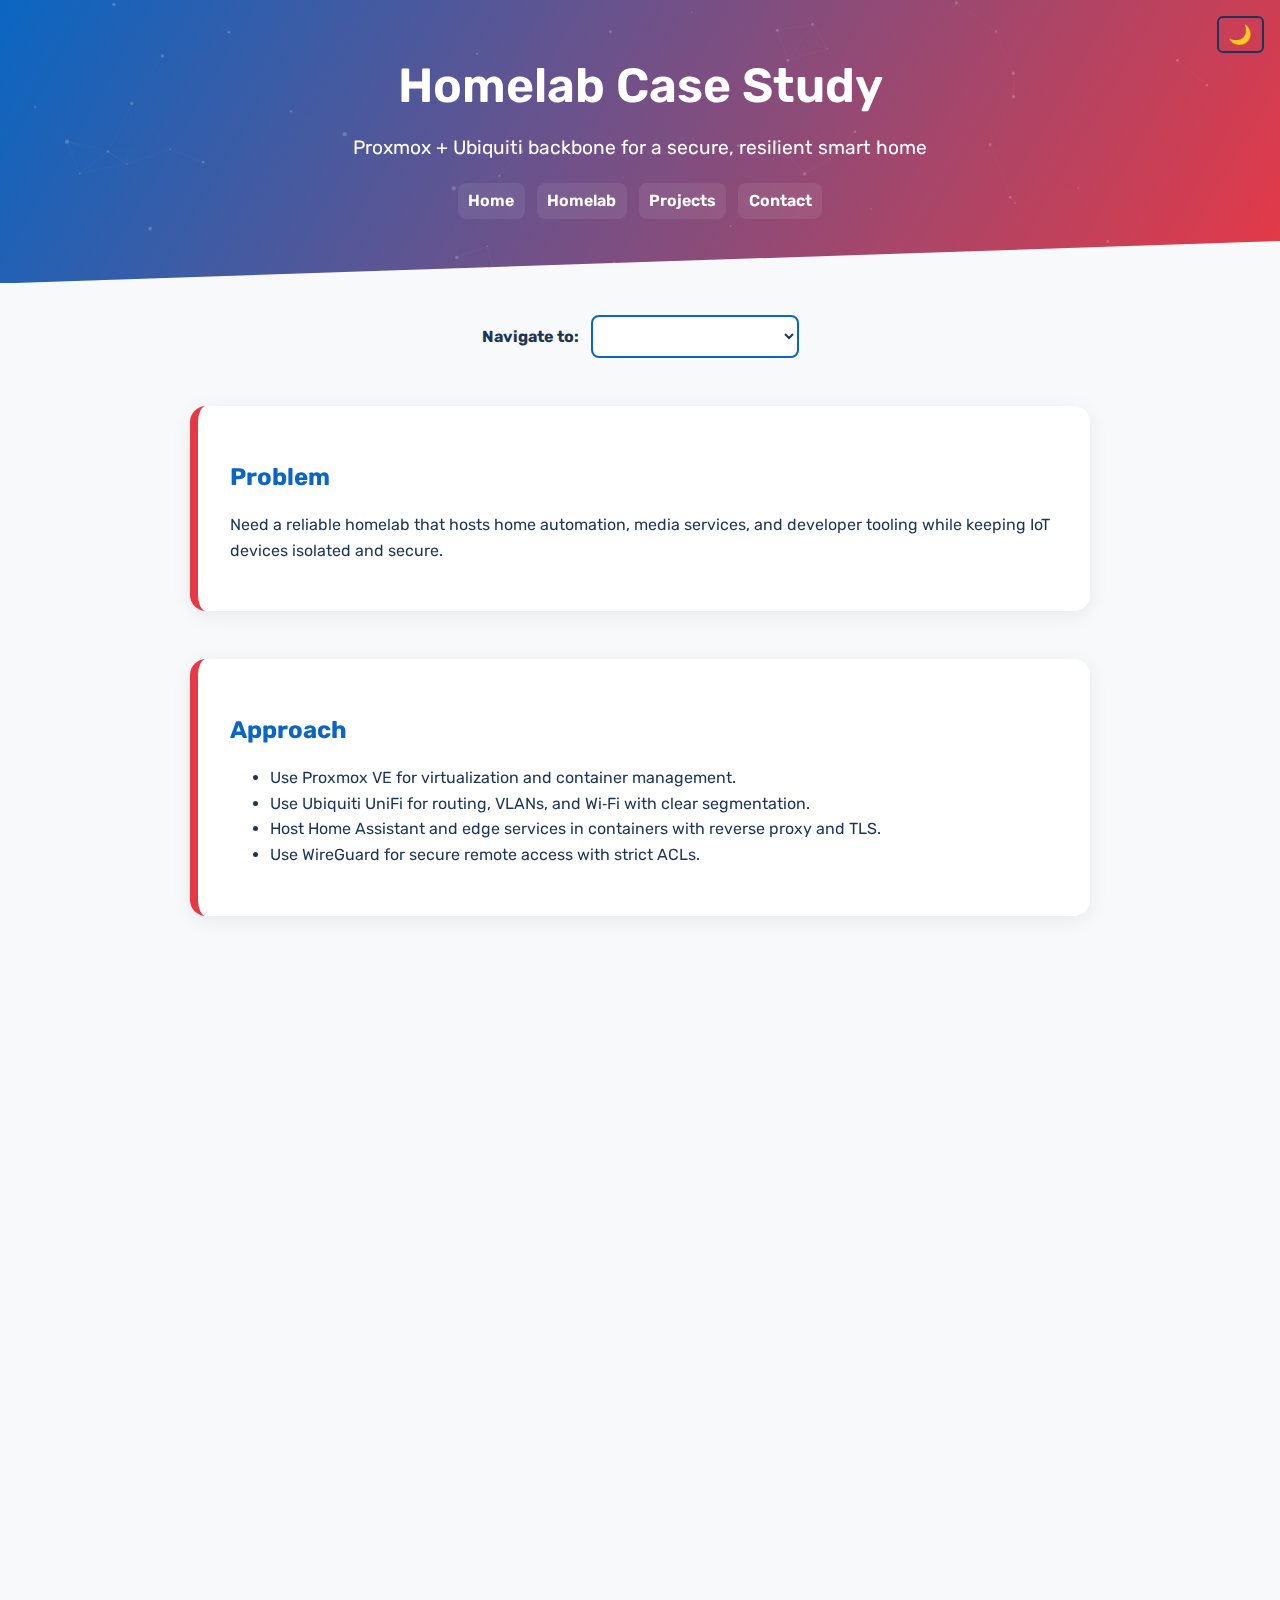
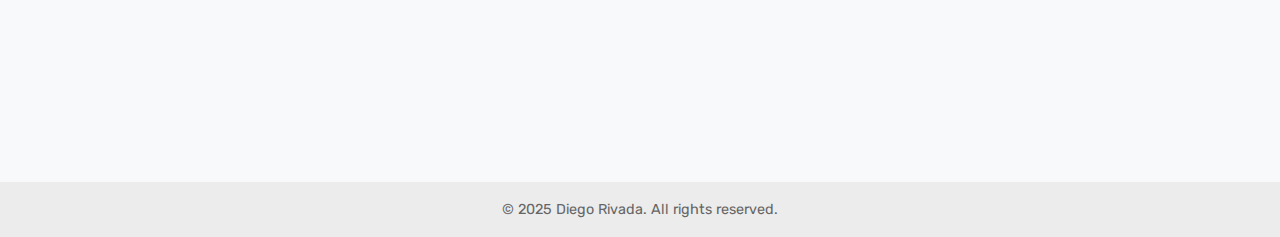
<file: homelab-case-study.html>
<!DOCTYPE html>
<html lang="en">
<head>
  <meta charset="utf-8" />
  <meta name="viewport" content="width=device-width, initial-scale=1" />
  <title>Homelab Case Study — Diego Rivada</title>
  <link rel="stylesheet" href="styles.css" />
  <link href="https://fonts.googleapis.com/css2?family=Rubik:wght@400;600&display=swap" rel="stylesheet">
  <meta property="og:image" content="/images/og.svg" />
</head>
<body>
  <div id="scroll-progress" aria-hidden="true"></div>
  <a class="skip-link" href="#main">Skip to content</a>

  <header>
    <h1>Homelab Case Study</h1>
    <p>Proxmox + Ubiquiti backbone for a secure, resilient smart home</p>
    <nav class="anchor-nav" aria-label="Page sections">
      <a href="index.html">Home</a>
      <a href="homelab.html">Homelab</a>
      <a href="coding.html">Projects</a>
      <a href="index.html#contact">Contact</a>
    </nav>
  </header>

  <nav class="page-selector">
    <label for="pageDropdown">Navigate to:</label>
    <select id="pageDropdown" onchange="handleNavigation(this.value)">
      <option value="">-- Select a Page --</option>
      <option value="index.html">🏠 Home</option>
      <option value="pictures.html">📸 Pictures</option>
      <option value="coding.html">💻 Coding Projects</option>
      <option value="homelab.html">🧪 Homelab</option>
      <option value="youtube.html">📺 YouTube Channel</option>
    </select>
  </nav>

  <button id="theme-toggle" aria-label="Toggle dark mode">🌙</button>

  <main id="main">
    <section>
      <h2>Problem</h2>
      <p>Need a reliable homelab that hosts home automation, media services, and developer tooling while keeping IoT devices isolated and secure.</p>
    </section>
    <section>
      <h2>Approach</h2>
      <ul>
        <li>Use Proxmox VE for virtualization and container management.</li>
        <li>Use Ubiquiti UniFi for routing, VLANs, and Wi‑Fi with clear segmentation.</li>
        <li>Host Home Assistant and edge services in containers with reverse proxy and TLS.</li>
        <li>Use WireGuard for secure remote access with strict ACLs.</li>
      </ul>
    </section>
    <section>
      <h2>Result</h2>
      <p>Stable homelab with automated backups, segmented network, and secure remote access. Developer-friendly environment for experimentation without impacting production IoT devices.</p>
      <ul>
        <li>Uptime: >99.9% for key services</li>
        <li>Automated backups to NAS using scheduled snapshots</li>
        <li>Zero-trust remote access via WireGuard</li>
      </ul>
    </section>
    <section>
      <h2>Tech Stack</h2>
      <p>Proxmox, LXC/KVM, Docker, Home Assistant, Ubiquiti UniFi, WireGuard, Nginx reverse-proxy, OpenMediaVault</p>
    </section>
    <section>
      <h2>Artifacts</h2>
      <p>
        <a href="/images/homelab-arch.svg" class="links-cta">Architecture Diagram</a>
        <a href="https://github.com/diegoarivada" target="_blank" rel="noopener noreferrer" class="links-cta">Project Repositories</a>
      </p>
    </section>
  </main>

  <footer>&copy; 2025 Diego Rivada. All rights reserved.</footer>

  <script>
    function handleNavigation(page) {
      if (page) window.location.href = page;
    }

    document.addEventListener('DOMContentLoaded', function () {
      const dropdown = document.getElementById('pageDropdown');
      if (dropdown) {
        let currentPage = window.location.pathname.split('/').pop().split('?')[0];
        if (currentPage === '') currentPage = 'index.html';
        dropdown.value = currentPage;
      }

      const toggleBtn = document.getElementById('theme-toggle');
      if (toggleBtn) {
        const currentTheme = localStorage.getItem('theme') || 'light';
        if (currentTheme === 'dark') {
          document.documentElement.setAttribute('data-theme', 'dark');
          toggleBtn.textContent = '☀️';
        } else {
          toggleBtn.textContent = '🌙';
        }
        toggleBtn.addEventListener('click', () => {
          let theme = document.documentElement.getAttribute('data-theme');
          if (theme === 'dark') {
            document.documentElement.removeAttribute('data-theme');
            localStorage.setItem('theme', 'light');
            toggleBtn.textContent = '🌙';
          } else {
            document.documentElement.setAttribute('data-theme', 'dark');
            localStorage.setItem('theme', 'dark');
            toggleBtn.textContent = '☀️';
          }
        });
      }

      // Scroll progress bar
      const progressBar = document.getElementById('scroll-progress');
      if (progressBar) {
        window.addEventListener('scroll', () => {
          const total = document.documentElement.scrollHeight - window.innerHeight;
          if (total > 0) progressBar.style.width = (window.scrollY / total * 100) + '%';
        }, { passive: true });
      }

      // Scroll reveal
      if (!window.matchMedia('(prefers-reduced-motion: reduce)').matches) {
        const sections = document.querySelectorAll('main section');
        sections.forEach(s => s.classList.add('reveal'));
        const io = new IntersectionObserver((entries) => {
          entries.forEach(entry => {
            if (entry.isIntersecting) {
              entry.target.classList.add('is-visible');
              io.unobserve(entry.target);
            }
          });
        }, { threshold: 0.12, rootMargin: '0px 0px -8% 0px' });
        document.querySelectorAll('.reveal').forEach(el => io.observe(el));
      }
    });
  </script>
  <script src="site.js" defer></script>
</body>
</html>
</file>
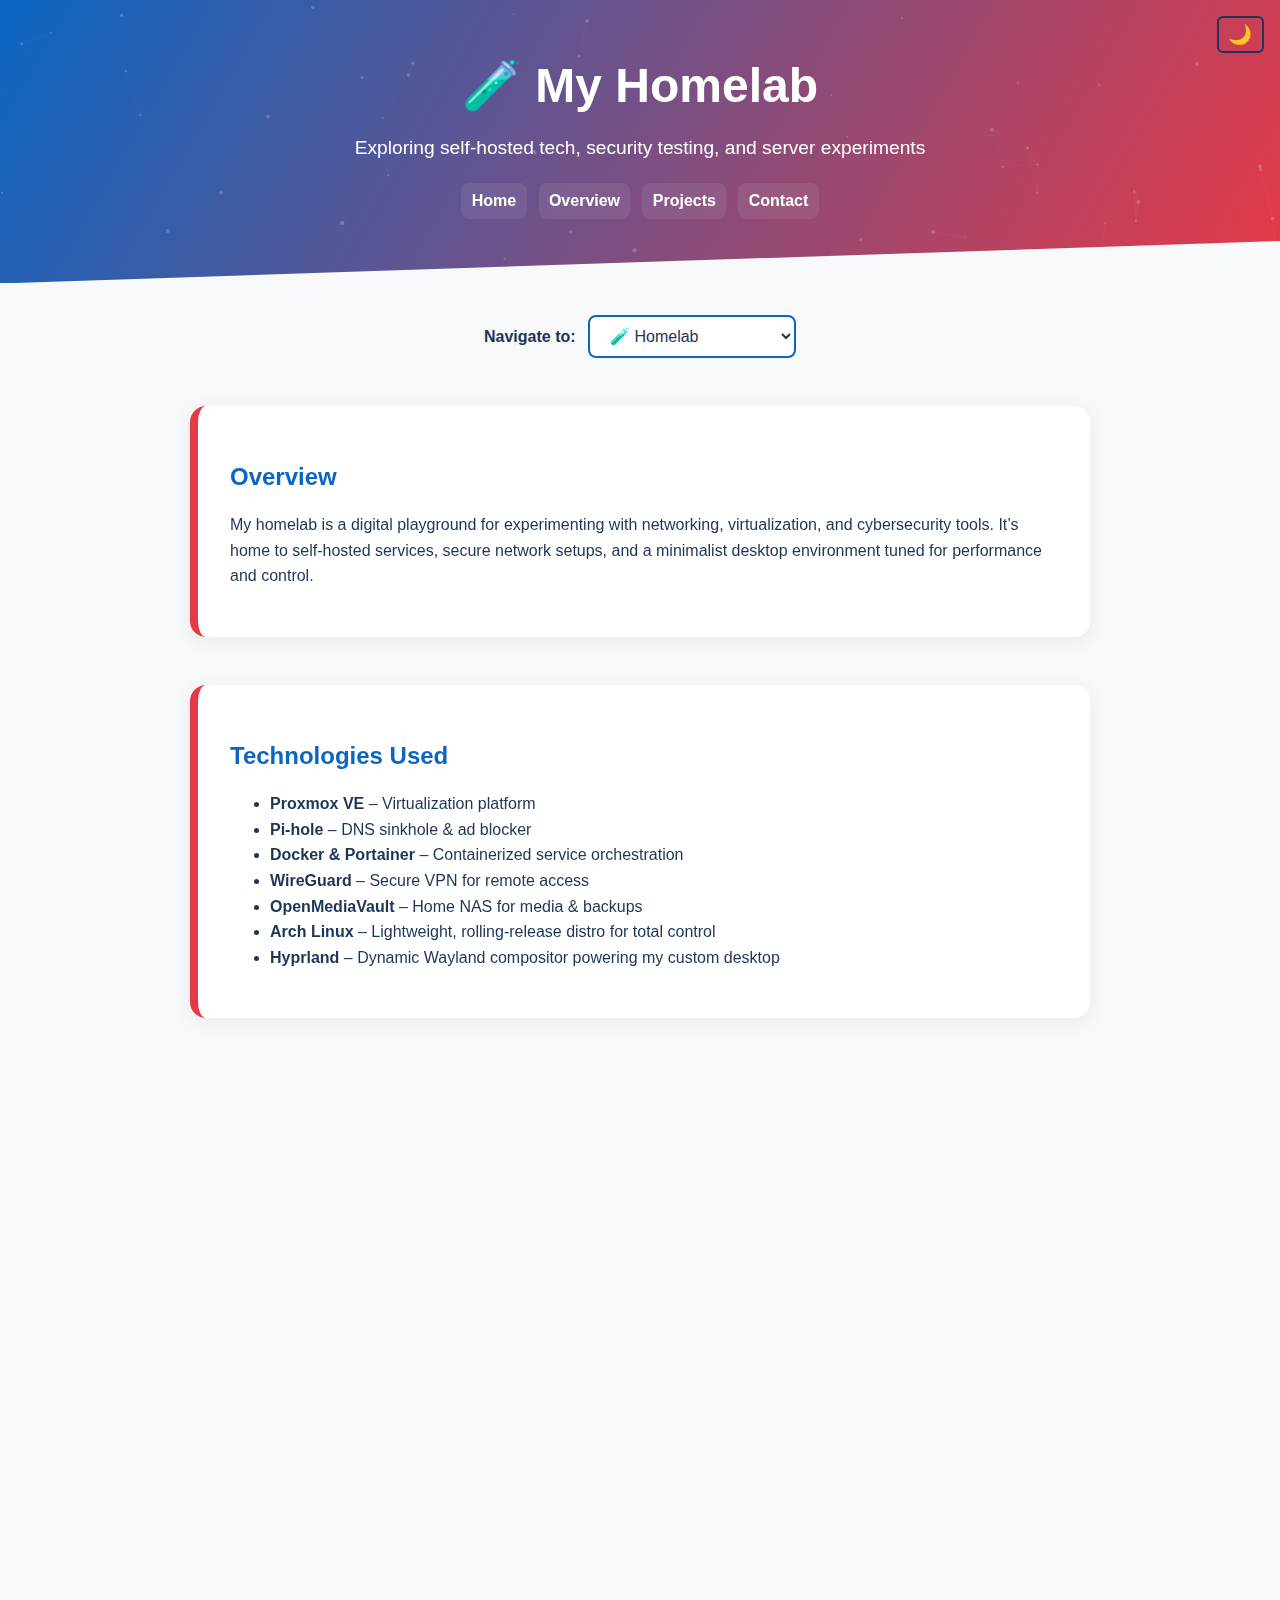
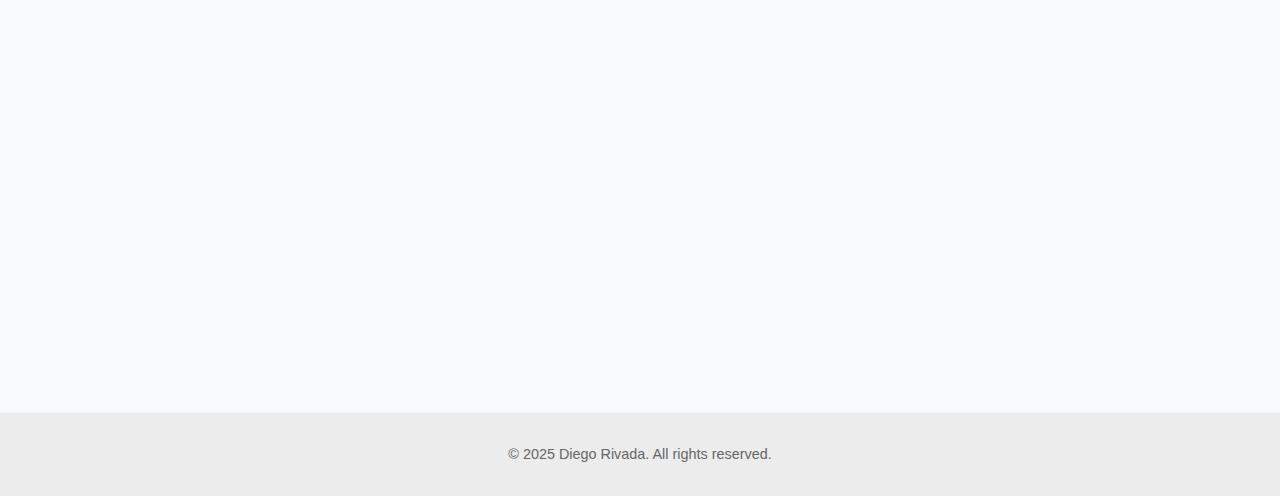
<file: homelab.html>
<!DOCTYPE html>
<html lang="en">
<head>
  <meta charset="UTF-8" />
  <meta name="viewport" content="width=device-width, initial-scale=1.0" />
  <link rel="preconnect" href="https://fonts.googleapis.com">
  <link rel="preconnect" href="https://fonts.gstatic.com" crossorigin>
  <meta property="og:image" content="/images/og.svg" />
  <meta name="description" content="Homelab projects and tools — Proxmox, WireGuard, Docker, and self-hosted services." />
  <link rel="canonical" href="https://diegoarivada.github.io/homelab.html" />
  <meta property="og:title" content="Homelab – Diego Rivada" />
  <meta property="og:description" content="My homelab: virtualization, containerization, and privacy-focused services." />
  <meta name="twitter:card" content="summary" />
  <title>Homelab – Diego Rivada</title>
  <link rel="stylesheet" href="styles.css" />
</head>

<body>
  <div id="scroll-progress" aria-hidden="true"></div>
  <a class="skip-link" href="#maincontent">Skip to content</a>

  <header>
    <h1>🧪 My Homelab</h1>
    <p>Exploring self-hosted tech, security testing, and server experiments</p>
    <nav class="anchor-nav" aria-label="Page sections">
      <a href="index.html">Home</a>
      <a href="homelab.html">Overview</a>
      <a href="homelab.html#projects">Projects</a>
      <a href="index.html#contact">Contact</a>
    </nav>
  </header>

  <nav class="page-selector">
    <label for="pageDropdown">Navigate to:</label>
    <select id="pageDropdown" onchange="handleNavigation(this.value)">
      <option value="">-- Select a Page --</option>
      <option value="index.html">🏠 Home</option>
      <option value="pictures.html">📸 Pictures</option>
      <option value="coding.html">💻 Coding Projects</option>
      <option value="homelab.html">🧪 Homelab</option>
      <option value="youtube.html">📺 YouTube Channel</option>
    </select>
  </nav>
  
  <button id="theme-toggle" aria-label="Toggle dark mode">🌙</button>

  <main id="maincontent">
    <section aria-labelledby="overview">
      <h2 id="overview">Overview</h2>
      <p>
        My homelab is a digital playground for experimenting with networking, virtualization, and cybersecurity tools. It’s home to self-hosted services, secure network setups, and a minimalist desktop environment tuned for performance and control.
      </p>
    </section>

    <section aria-labelledby="technologies">
      <h2 id="technologies">Technologies Used</h2>
      <ul>
        <li><strong>Proxmox VE</strong> – Virtualization platform</li>
        <li><strong>Pi-hole</strong> – DNS sinkhole & ad blocker</li>
        <li><strong>Docker & Portainer</strong> – Containerized service orchestration</li>
        <li><strong>WireGuard</strong> – Secure VPN for remote access</li>
        <li><strong>OpenMediaVault</strong> – Home NAS for media & backups</li>
        <li><strong>Arch Linux</strong> – Lightweight, rolling-release distro for total control</li>
        <li><strong>Hyprland</strong> – Dynamic Wayland compositor powering my custom desktop</li>
      </ul>
    </section>

    <section aria-labelledby="projects">
      <h2 id="projects">Current Projects</h2>
      <ul>
        <li>🔐 Self-hosted password manager with reverse proxy & 2FA</li>
        <li>📊 Smart home automation with Home Assistant</li>
        <li>🧼 Reverse DNS + dynamic DNS setup for remote service access</li>
      </ul>
    </section>

    <section aria-labelledby="workstation">
      <h2 id="workstation">My Workstation</h2>
      <p>
        I run <strong>Arch Linux</strong> with <strong>Hyprland</strong> for a clean, high-performance desktop experience. My setup includes:
      </p>
      <ul>
        <li><code>waybar</code> – Status bar with custom modules</li>
        <li><code>kitty</code> – GPU-accelerated terminal</li>
        <li><code>neovim</code> – Configured as my primary IDE</li>
        <li><code>Thunar</code> + <code>zathura</code> – Lightweight file and PDF tools</li>
        <li>Dotfiles synced with a private Git repo</li>
      </ul>
      <p>
        Everything is themed with a dark, minimal aesthetic. I prioritize speed, keyboard-driven workflows, and simplicity.
      </p>
    </section>

    <section aria-labelledby="future">
      <h2 id="future">More to Come</h2>
      <p>
        As my lab grows, I’ll be sharing config guides, diagrams, and logs. I’m always learning and iterating — follow along if you’re into self-hosting, privacy-first tooling, or just building cool stuff.
      </p>
    </section>
  </main>

  <footer>
    <p>&copy; 2025 Diego Rivada. All rights reserved.</p>
  </footer>
  <script>
    // Navigation handler for dropdown
    function handleNavigation(page) {
      if (page) {
        window.location.href = page;
      }
    }

    // Initialize dropdown and theme toggle behavior (consistent across pages)
    document.addEventListener('DOMContentLoaded', function() {
      const dropdown = document.getElementById('pageDropdown');
      if (dropdown) {
        let currentPage = window.location.pathname.split('/').pop().split('?')[0];
        if (currentPage === '') currentPage = 'index.html';
        dropdown.value = currentPage;
      }

      const toggleBtn = document.getElementById('theme-toggle');
      if (!toggleBtn) return;

      const currentTheme = localStorage.getItem('theme') || 'light';
      if (currentTheme === 'dark') {
        document.documentElement.setAttribute('data-theme', 'dark');
        toggleBtn.textContent = '☀️';
      } else {
        toggleBtn.textContent = '🌙';
      }

      toggleBtn.addEventListener('click', () => {
        let theme = document.documentElement.getAttribute('data-theme');
        if (theme === 'dark') {
          document.documentElement.removeAttribute('data-theme');
          localStorage.setItem('theme', 'light');
          toggleBtn.textContent = '🌙';
        } else {
          document.documentElement.setAttribute('data-theme', 'dark');
          localStorage.setItem('theme', 'dark');
          toggleBtn.textContent = '☀️';
        }
      });

      // Scroll progress bar
      const progressBar = document.getElementById('scroll-progress');
      if (progressBar) {
        window.addEventListener('scroll', () => {
          const total = document.documentElement.scrollHeight - window.innerHeight;
          if (total > 0) progressBar.style.width = (window.scrollY / total * 100) + '%';
        }, { passive: true });
      }

      // Scroll reveal initialization
      if (window.matchMedia('(prefers-reduced-motion: reduce)').matches !== true) {
        const sections = document.querySelectorAll('main section');
        sections.forEach(s => s.classList.add('reveal'));
        const io = new IntersectionObserver((entries) => {
          entries.forEach(entry => {
            if (entry.isIntersecting) {
              entry.target.classList.add('is-visible');
              io.unobserve(entry.target);
            }
          });
        }, { threshold: 0.12, rootMargin: '0px 0px -8% 0px' });
        document.querySelectorAll('.reveal').forEach(el => io.observe(el));
      }
    });
  </script>
  <script src="site.js" defer></script>
</body>
</html>
</file>
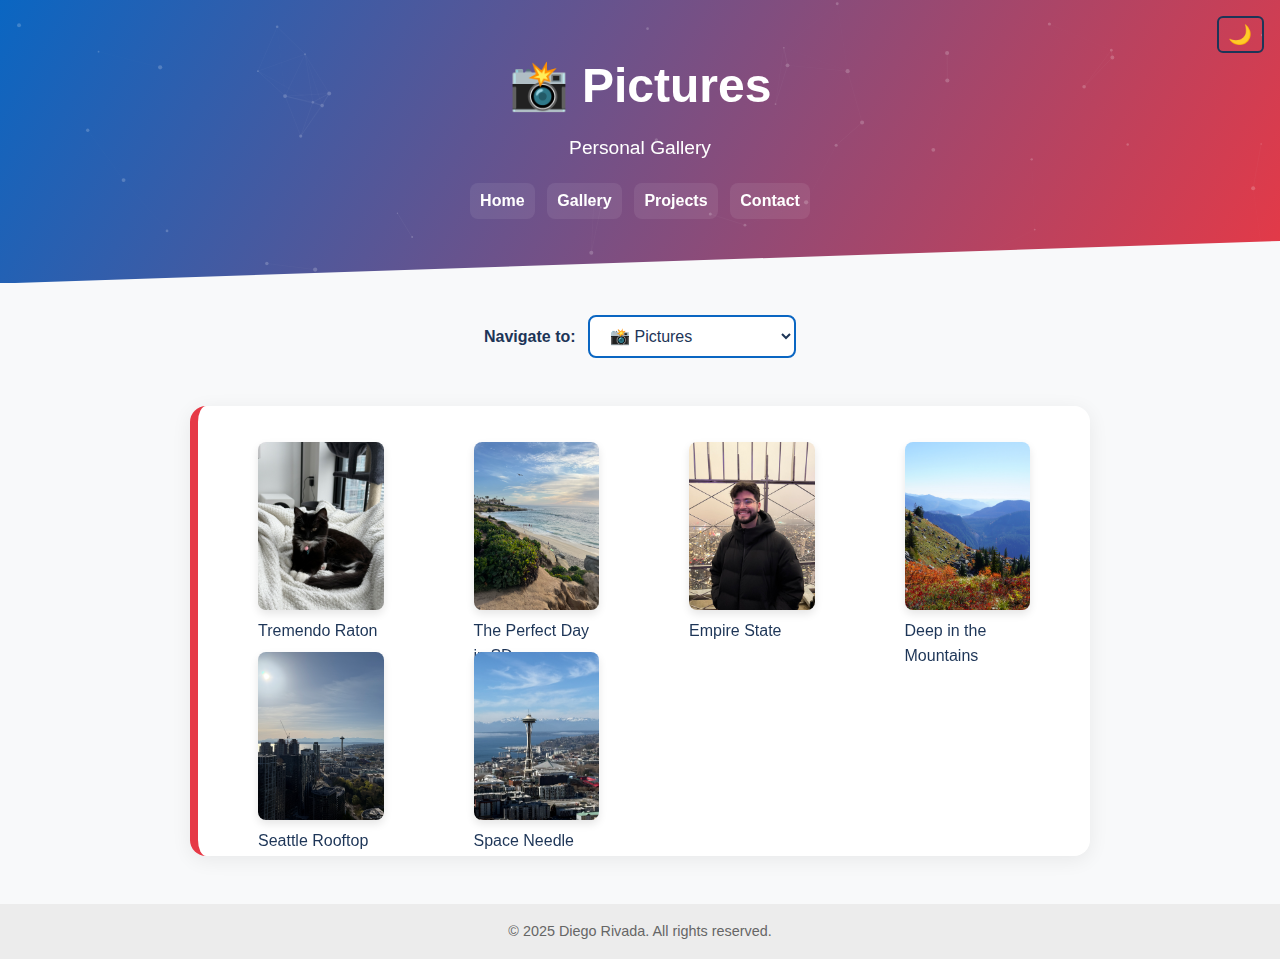
<file: pictures.html>
<!DOCTYPE html>
<html lang="en">
<head>
  <meta charset="UTF-8" />
  <meta name="viewport" content="width=device-width, initial-scale=1.0" />
  <meta name="description" content="Photography and personal gallery — photos by Diego Rivada." />
  <link rel="canonical" href="https://diegoarivada.github.io/pictures.html" />
  <link rel="preconnect" href="https://fonts.googleapis.com">
  <link rel="preconnect" href="https://fonts.gstatic.com" crossorigin>
  <meta property="og:image" content="/images/og.svg" />
  <meta property="og:title" content="Pictures – Diego Rivada" />
  <meta property="og:description" content="Personal photo gallery and travel photos." />
  <meta name="twitter:card" content="summary" />
  <title>Pictures – Diego Rivada</title>
  <link rel="stylesheet" href="styles.css" />
</head>

<body>
  <div id="scroll-progress" aria-hidden="true"></div>
  <a class="skip-link" href="#maincontent">Skip to content</a>

  <header>
    <h1>📸 Pictures</h1>
    <p>Personal Gallery</p>
    <nav class="anchor-nav" aria-label="Page sections">
      <a href="index.html">Home</a>
      <a href="pictures.html">Gallery</a>
      <a href="index.html#projects">Projects</a>
      <a href="index.html#contact">Contact</a>
    </nav>
  </header>

  <nav class="page-selector">
    <label for="pageDropdown">Navigate to:</label>
    <select id="pageDropdown" onchange="handleNavigation(this.value)">
      <option value="">-- Select a Page --</option>
      <option value="index.html">🏠 Home</option>
      <option value="pictures.html">📸 Pictures</option>
      <option value="coding.html">💻 Coding Projects</option>
      <option value="homelab.html">🧪 Homelab</option>
      <option value="youtube.html">📺 YouTube Channel</option>
    </select>
  </nav>

  <button id="theme-toggle" aria-label="Toggle dark mode">🌙</button>

  <main id="maincontent">
    <section class="gallery">
      <figure>
        <img src="images/photo1.JPG" alt="Tremendo Raton" loading="lazy" />
        <figcaption>Tremendo Raton</figcaption>
      </figure>
      <figure>
        <img src="images/photo2.JPG" alt="The Perfect Day in SD" loading="lazy" />
        <figcaption>The Perfect Day in SD</figcaption>
      </figure>
      <figure>
        <img src="images/photo3.jpeg" alt="On top of the Empire State" loading="lazy" />
        <figcaption>Empire State</figcaption>
      </figure>
      <figure>
        <img src="images/photo4.JPG" alt="Deep in the mountains" loading="lazy" />
        <figcaption>Deep in the Mountains</figcaption>
      </figure>
      <figure>
        <img src="images/photo5.JPG" alt="Seattle Rooftop" loading="lazy" />
        <figcaption>Seattle Rooftop</figcaption>
      </figure>
      <figure>
        <img src="images/photo6.jpeg" alt="Space Needle" loading="lazy" />
        <figcaption>Space Needle</figcaption>
      </figure>
    </section>
  </main>

  <footer>
    &copy; 2025 Diego Rivada. All rights reserved.
  </footer>

  <script>
    // Handle page navigation from dropdown
    function handleNavigation(value) {
      if (value) {
        window.location.href = value;
      }
    }

    // Set dropdown to current page and initialize dark mode toggle button (consistent behavior)
    document.addEventListener('DOMContentLoaded', function() {
      const dropdown = document.getElementById('pageDropdown');
      if (dropdown) {
        let currentPage = window.location.pathname.split('/').pop().split('?')[0];
        if (currentPage === '') currentPage = 'index.html';
        dropdown.value = currentPage;
      }

      const toggleBtn = document.getElementById('theme-toggle');
      if (!toggleBtn) return;

      const currentTheme = localStorage.getItem('theme') || 'light';
      if (currentTheme === 'dark') {
        document.documentElement.setAttribute('data-theme', 'dark');
        toggleBtn.textContent = '☀️';
      } else {
        toggleBtn.textContent = '🌙';
      }

      toggleBtn.addEventListener('click', () => {
        let theme = document.documentElement.getAttribute('data-theme');
        if (theme === 'dark') {
          document.documentElement.removeAttribute('data-theme');
          localStorage.setItem('theme', 'light');
          toggleBtn.textContent = '🌙';
        } else {
          document.documentElement.setAttribute('data-theme', 'dark');
          localStorage.setItem('theme', 'dark');
          toggleBtn.textContent = '☀️';
        }
      });

      // Scroll progress bar
      const progressBar = document.getElementById('scroll-progress');
      if (progressBar) {
        window.addEventListener('scroll', () => {
          const total = document.documentElement.scrollHeight - window.innerHeight;
          if (total > 0) progressBar.style.width = (window.scrollY / total * 100) + '%';
        }, { passive: true });
      }

      // Scroll reveal initialization
      if (window.matchMedia('(prefers-reduced-motion: reduce)').matches !== true) {
        const sections = document.querySelectorAll('main section');
        sections.forEach(s => s.classList.add('reveal'));
        const io = new IntersectionObserver((entries) => {
          entries.forEach(entry => {
            if (entry.isIntersecting) {
              entry.target.classList.add('is-visible');
              io.unobserve(entry.target);
            }
          });
        }, { threshold: 0.12, rootMargin: '0px 0px -8% 0px' });
        document.querySelectorAll('.reveal').forEach(el => io.observe(el));
      }
    });
  </script>
  <script src="site.js" defer></script>
</body>
</html>
</file>
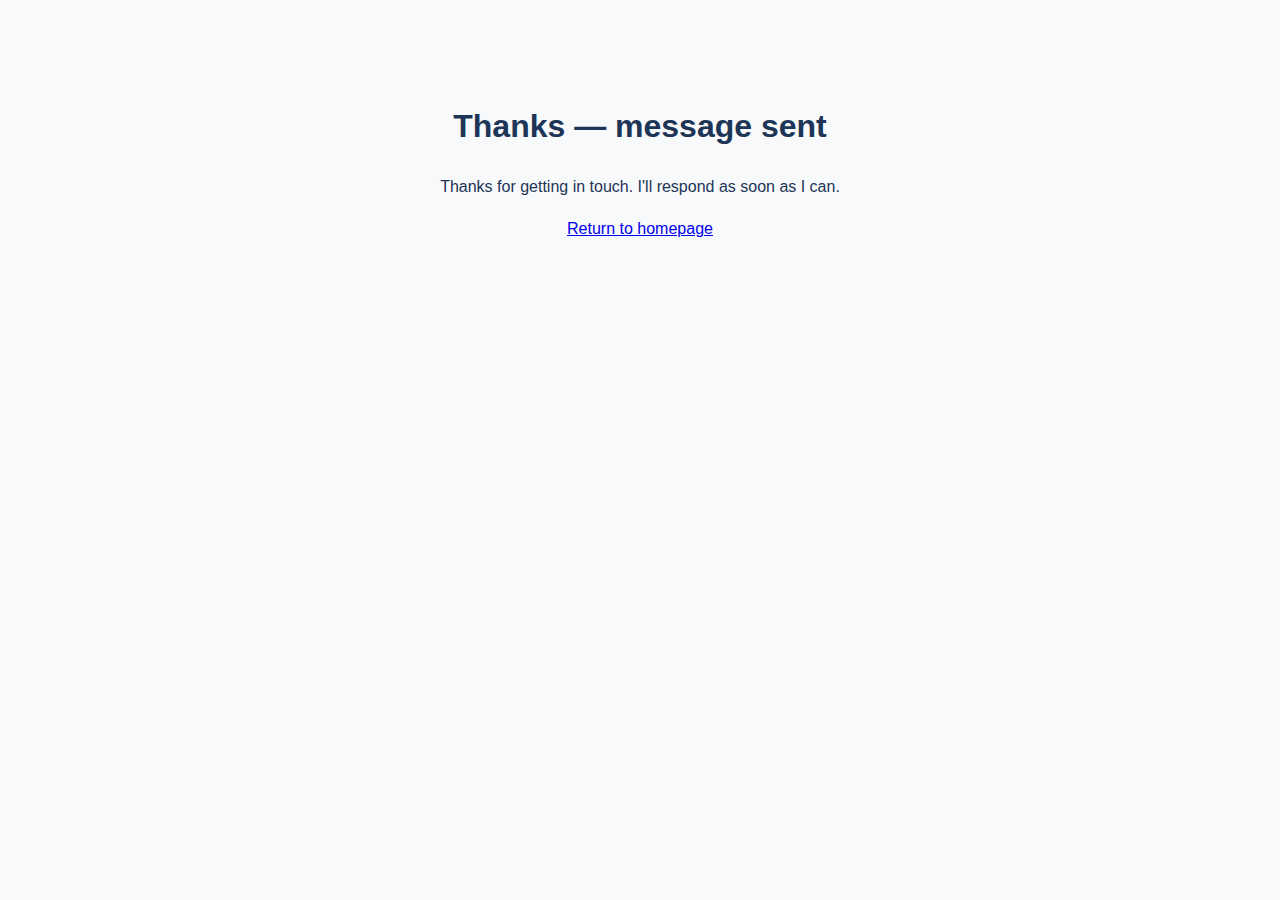
<file: thankyou.html>
<!DOCTYPE html>
<html lang="en">
<head>
  <meta charset="utf-8">
  <meta name="viewport" content="width=device-width, initial-scale=1">
  <title>Thanks — Diego Rivada</title>
  <link rel="stylesheet" href="styles.css">
</head>
<body>
  <main style="max-width:720px;margin:4rem auto;padding:1rem;text-align:center;">
    <h1>Thanks — message sent</h1>
    <p>Thanks for getting in touch. I'll respond as soon as I can.</p>
    <p><a href="/">Return to homepage</a></p>
  </main>
</body>
</html>
</file>
<file: styles.css>
/* ===============================
   Root Variables (Theme Colors)
================================== */
:root {
  --primary-blue: #0a66c2;
  --accent-red: #e63946;
  --light-white: #f8f9fa;
  --dark-blue: #1d3557;

  /* Header and section backgrounds */
  --header-bg-gradient: linear-gradient(120deg, var(--primary-blue), var(--accent-red));
  --section-bg: white;
  --footer-bg: #ececec;
  --footer-text: #666;
  --link-bg: var(--dark-blue);
  --link-hover-bg: var(--accent-red);
}

/* Dark mode overrides */
[data-theme="dark"] {
  --primary-blue: #6394f8;
  --accent-red: #f0717f;
  --light-white: #121212;
  --dark-blue: #e0e0e0;

  --header-bg-gradient: linear-gradient(120deg, #274472, #a3464a);
  --section-bg: #1e1e1e;
  --footer-bg: #222;
  --footer-text: #bbb;
  --link-bg: #274472;
  --link-hover-bg: #f0717f;
}

/* ===============================
   Global Styles
================================== */
body {
  font-family: 'Rubik', sans-serif;
  margin: 0;
  padding: 0;
  background: var(--light-white);
  color: var(--dark-blue);
  line-height: 1.6;
  transition: background-color 0.3s ease, color 0.3s ease;
}

html {
  scroll-behavior: smooth;
}

/* Skip link visible when focused */
.skip-link {
  position: absolute;
  top: -40px;
  left: 8px;
  background: var(--primary-blue);
  color: white;
  padding: 0.4rem 0.6rem;
  border-radius: 6px;
  z-index: 10000;
  transition: top 0.2s ease;
}
.skip-link:focus {
  top: 8px;
}

/* Focus outline for keyboard users */
:focus {
  outline: 3px solid rgba(10,102,194,0.18);
  outline-offset: 3px;
}

/* ===============================
   Typography
================================== */
h2 {
  font-size: 1.5rem;
  color: var(--primary-blue);
  margin-bottom: 1rem;
}

blockquote {
  font-style: italic;
  color: var(--accent-red);
  margin: 1rem 0 0;
  border-left: 4px solid var(--primary-blue);
  padding-left: 1rem;
}

/* ===============================
   Header
================================== */
header {
  background: var(--header-bg-gradient);
  color: white;
  text-align: center;
  padding: 3rem 1rem;
  clip-path: polygon(0 0, 100% 0, 100% 85%, 0% 100%);
  transition: background-color 0.3s ease;
}

header img {
  width: 140px;
  height: 140px;
  object-fit: cover;
  border-radius: 50%;
  border: 4px solid white;
  margin-bottom: 1rem;
  box-shadow: 0 4px 10px rgba(0, 0, 0, 0.2);
}

.anchor-nav {
  margin: 0.75rem 0 1rem;
  display: flex;
  justify-content: center;
  gap: 0.75rem;
}

.anchor-nav a {
  color: white;
  text-decoration: none;
  background: rgba(255,255,255,0.08);
  padding: 0.35rem 0.65rem;
  border-radius: 8px;
  font-weight: 600;
  transition: background 0.2s ease, transform 0.12s ease;
}

.anchor-nav a:hover {
  background: rgba(255,255,255,0.16);
  transform: translateY(-2px);
}

header h1 {
  margin: 0;
  font-size: 3rem;
  font-weight: 600;
}

header p {
  font-size: 1.2rem;
  margin-top: 0.5rem;
}

/* Dark mode toggle button */
#theme-toggle {
  position: fixed;
  top: 1rem;
  right: 1rem;
  background: none;
  border: 2px solid var(--dark-blue);
  border-radius: 6px;
  color: var(--dark-blue);
  padding: 0.3rem 0.6rem;
  font-size: 1.2rem;
  cursor: pointer;
  transition: background-color 0.3s ease, color 0.3s ease, border-color 0.3s ease;
  z-index: 1000;
}

#theme-toggle:hover {
  background-color: var(--dark-blue);
  color: var(--light-white);
  border-color: var(--light-white);
}

/* ===============================
   Main Layout
================================== */
main {
  max-width: 900px;
  margin: 3rem auto;
  padding: 0 1.5rem;
}

section {
  margin-bottom: 3rem;
  background: var(--section-bg);
  padding: 2rem;
  border-radius: 16px;
  box-shadow: 0 4px 20px rgba(0, 0, 0, 0.07);
  border-left: 8px solid var(--accent-red);
  transition: background-color 0.3s ease, color 0.3s ease;
}

/* Skills list */
.skills .skill-list {
  list-style: none;
  padding: 0;
  margin: 1rem 0 0;
  display: grid;
  grid-template-columns: repeat(auto-fit, minmax(180px, 1fr));
  gap: 0.5rem 1rem;
}

.skills .skill-list li {
  background: linear-gradient(90deg, rgba(0,0,0,0.04), rgba(0,0,0,0.02));
  padding: 0.6rem 0.8rem;
  border-radius: 8px;
  font-weight: 500;
}

/* ===============================
   Footer
================================== */
footer {
  text-align: center;
  padding: 1rem;
  margin-top: 2rem;
  font-size: 0.9rem;
  background: var(--footer-bg);
  color: var(--footer-text);
  transition: background-color 0.3s ease, color 0.3s ease;
}

/* ===============================
   Project Links Section
================================== */
.projects .project-links {
  display: flex;
  flex-wrap: wrap;
  gap: 1rem;
  margin-top: 1rem;
}

/* Featured project card */
.featured-project {
  display: flex;
  gap: 1rem;
  align-items: center;
  margin-bottom: 1rem;
}

.featured-project img {
  width: 220px;
  height: 140px;
  object-fit: cover;
  border-radius: 12px;
  border: 1px solid rgba(0,0,0,0.06);
}

.featured-meta h3 {
  margin: 0 0 0.5rem 0;
}

.featured-meta a {
  margin-right: 0.6rem;
  color: var(--primary-blue);
  text-decoration: underline;
}

.contact-actions {
  margin-top: 1rem;
  font-size: 0.95rem;
}

/* Contact form styles */
.contact-form {
  display: grid;
  gap: 0.6rem;
  grid-template-columns: 1fr;
  max-width: 720px;
}

.contact-form input[type="text"],
.contact-form input[type="email"],
.contact-form textarea {
  padding: 0.6rem 0.8rem;
  border-radius: 8px;
  border: 1px solid rgba(0,0,0,0.12);
  font-family: inherit;
}

.contact-form button[type="submit"] {
  background: var(--primary-blue);
  color: white;
  border: none;
  padding: 0.6rem 1rem;
  border-radius: 8px;
  cursor: pointer;
}

.contact-form .hint {
  font-size: 0.9rem;
  color: var(--dark-blue);
}

.projects .project-links a {
  flex: 1 1 200px;
  text-align: center;
  background: var(--link-bg);
  color: white;
  text-decoration: none;
  padding: 1rem;
  border-radius: 12px;
  font-weight: bold;
  box-shadow: 0 4px 10px rgba(0, 0, 0, 0.1);
  transition: transform 0.2s ease, background 0.3s ease;
}

.projects .project-links a:hover {
  background: var(--link-hover-bg);
  transform: translateY(-3px);
}

/* ===============================
   External Links Section (Connect With Me)
================================== */
.links a {
  display: inline-block;
  background: var(--primary-blue);
  color: white;
  text-decoration: none;
  padding: 0.6rem 1.2rem;
  margin: 0.3rem 0.5rem 0 0;
  border-radius: 8px;
  transition: background 0.3s ease;
}

.links a:hover {
  background: var(--accent-red);
}

/* Reusable CTA button for header and resume links */
.links-cta {
  display: inline-block;
  background: var(--primary-blue);
  color: white;
  text-decoration: none;
  padding: 0.5rem 0.9rem;
  margin: 0 0.25rem;
  border-radius: 8px;
  font-weight: 600;
  box-shadow: 0 4px 10px rgba(0,0,0,0.08);
  transition: background 0.2s ease, transform 0.12s ease;
}

.links-cta:hover {
  background: var(--link-hover-bg);
  transform: translateY(-2px);
}

/* Form submit spinner and success icon */
.btn-spinner {
  display: inline-flex;
  align-items: center;
  gap: 0.6rem;
}

.spinner {
  width: 16px;
  height: 16px;
  border: 2px solid rgba(255,255,255,0.35);
  border-top-color: white;
  border-radius: 50%;
  animation: spin 0.8s linear infinite;
}

@keyframes spin {
  to { transform: rotate(360deg); }
}

.success-check {
  width: 18px;
  height: 18px;
  display: inline-block;
  color: white;
}

/* Scroll reveal */
.reveal {
  opacity: 0;
  transform: translateY(12px);
  transition: opacity 560ms cubic-bezier(.2,.8,.2,1), transform 560ms cubic-bezier(.2,.8,.2,1);
  will-change: opacity, transform;
}
.reveal.is-visible {
  opacity: 1;
  transform: none;
}

@media (prefers-reduced-motion: reduce) {
  .reveal { transition: none !important; transform: none !important; }
  .spinner { animation: none !important; }
}

/* ===============================
   YouTube Feed
================================== */
.youtube-feed {
  padding: 2rem;
  text-align: center;
}

#video-grid {
  display: flex;
  flex-wrap: wrap;
  justify-content: center;
  gap: 1rem;
}

iframe {
  border: none;
  border-radius: 12px;
  box-shadow: 0 4px 10px rgba(0, 0, 0, 0.1);
}

/* ===============================
   Image Gallery
================================== */
.gallery {
  display: grid;
  grid-template-columns: repeat(auto-fill, minmax(200px, 1fr));
  grid-auto-rows: 200px;
  gap: 10px;
  padding: 20px;
}

.gallery img {
  width: 100%;
  height: 100%;
  object-fit: cover;
  border-radius: 8px;
  transition: transform 0.3s ease;
  box-shadow: 0 4px 8px rgba(0, 0, 0, 0.1);
}

.gallery img:hover {
  transform: scale(1.05);
  z-index: 2;
}

/* ===============================
   Media Queries (Responsive Tweaks)
================================== */
@media (max-width: 600px) {
  header h1 {
    font-size: 2.2rem;
  }

  h2 {
    font-size: 1.25rem;
  }

  main {
    padding: 0 1rem;
  }

  .projects .project-links a {
    padding: 0.75rem;
    font-size: 0.95rem;
  }
}

/* ===============================
   Page Dropdown Navigation
================================== */
.page-selector {
  text-align: center;
  margin: 2rem 0;
}

.page-selector label {
  font-weight: bold;
  margin-right: 0.5rem;
  color: var(--dark-blue);
}

.page-selector select {
  padding: 0.6rem 1rem;
  font-size: 1rem;
  border: 2px solid var(--primary-blue);
  border-radius: 8px;
  background-color: white;
  color: var(--dark-blue);
  cursor: pointer;
  transition: border-color 0.3s ease, box-shadow 0.3s ease;
}

.page-selector select:hover,
.page-selector select:focus {
  border-color: var(--accent-red);
  box-shadow: 0 0 5px rgba(230, 57, 70, 0.4);
}

/* Dark mode styles for dropdown navigation */
[data-theme="dark"] .page-selector label {
  color: var(--dark-blue);
}

[data-theme="dark"] .page-selector select {
  background-color: var(--section-bg);
  color: var(--dark-blue);
  border-color: var(--primary-blue);
}

[data-theme="dark"] .page-selector select:hover,
[data-theme="dark"] .page-selector select:focus {
  border-color: var(--accent-red);
  box-shadow: 0 0 5px rgba(240, 113, 127, 0.6);
}
</file>
